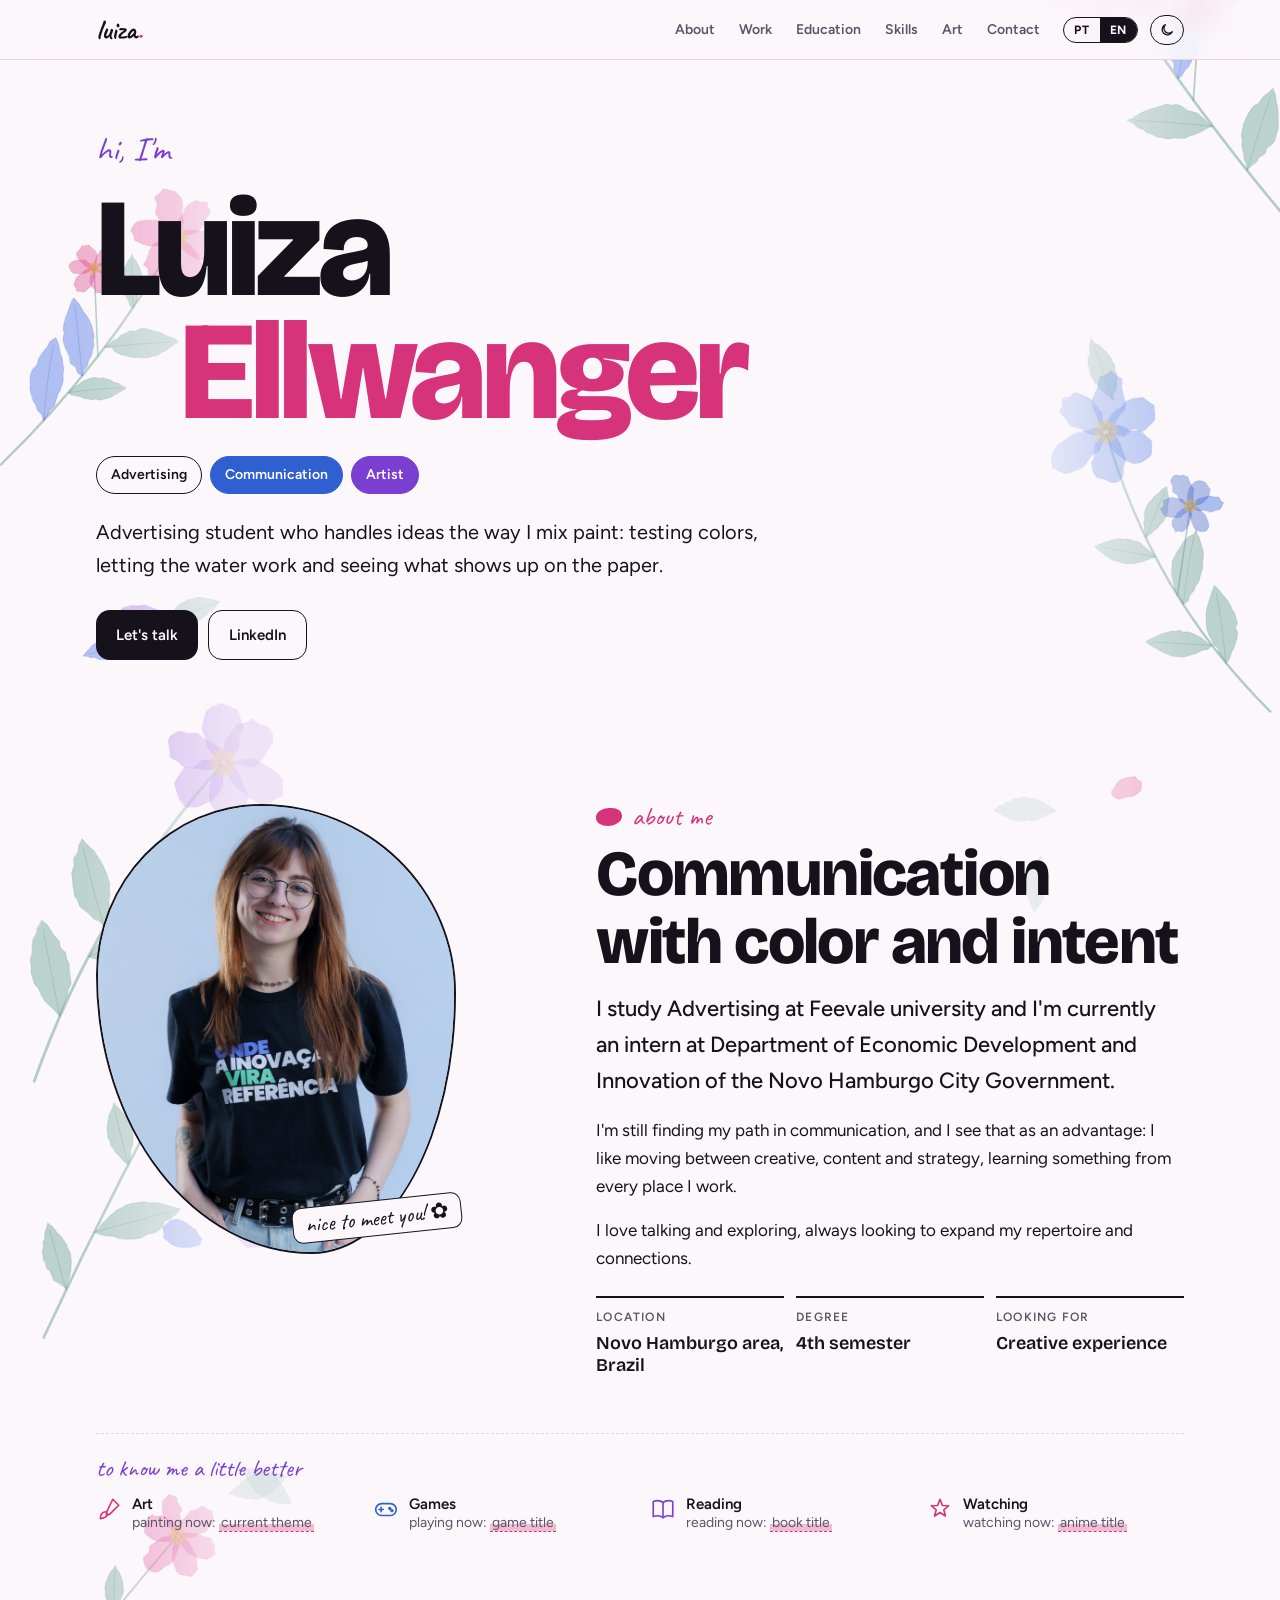
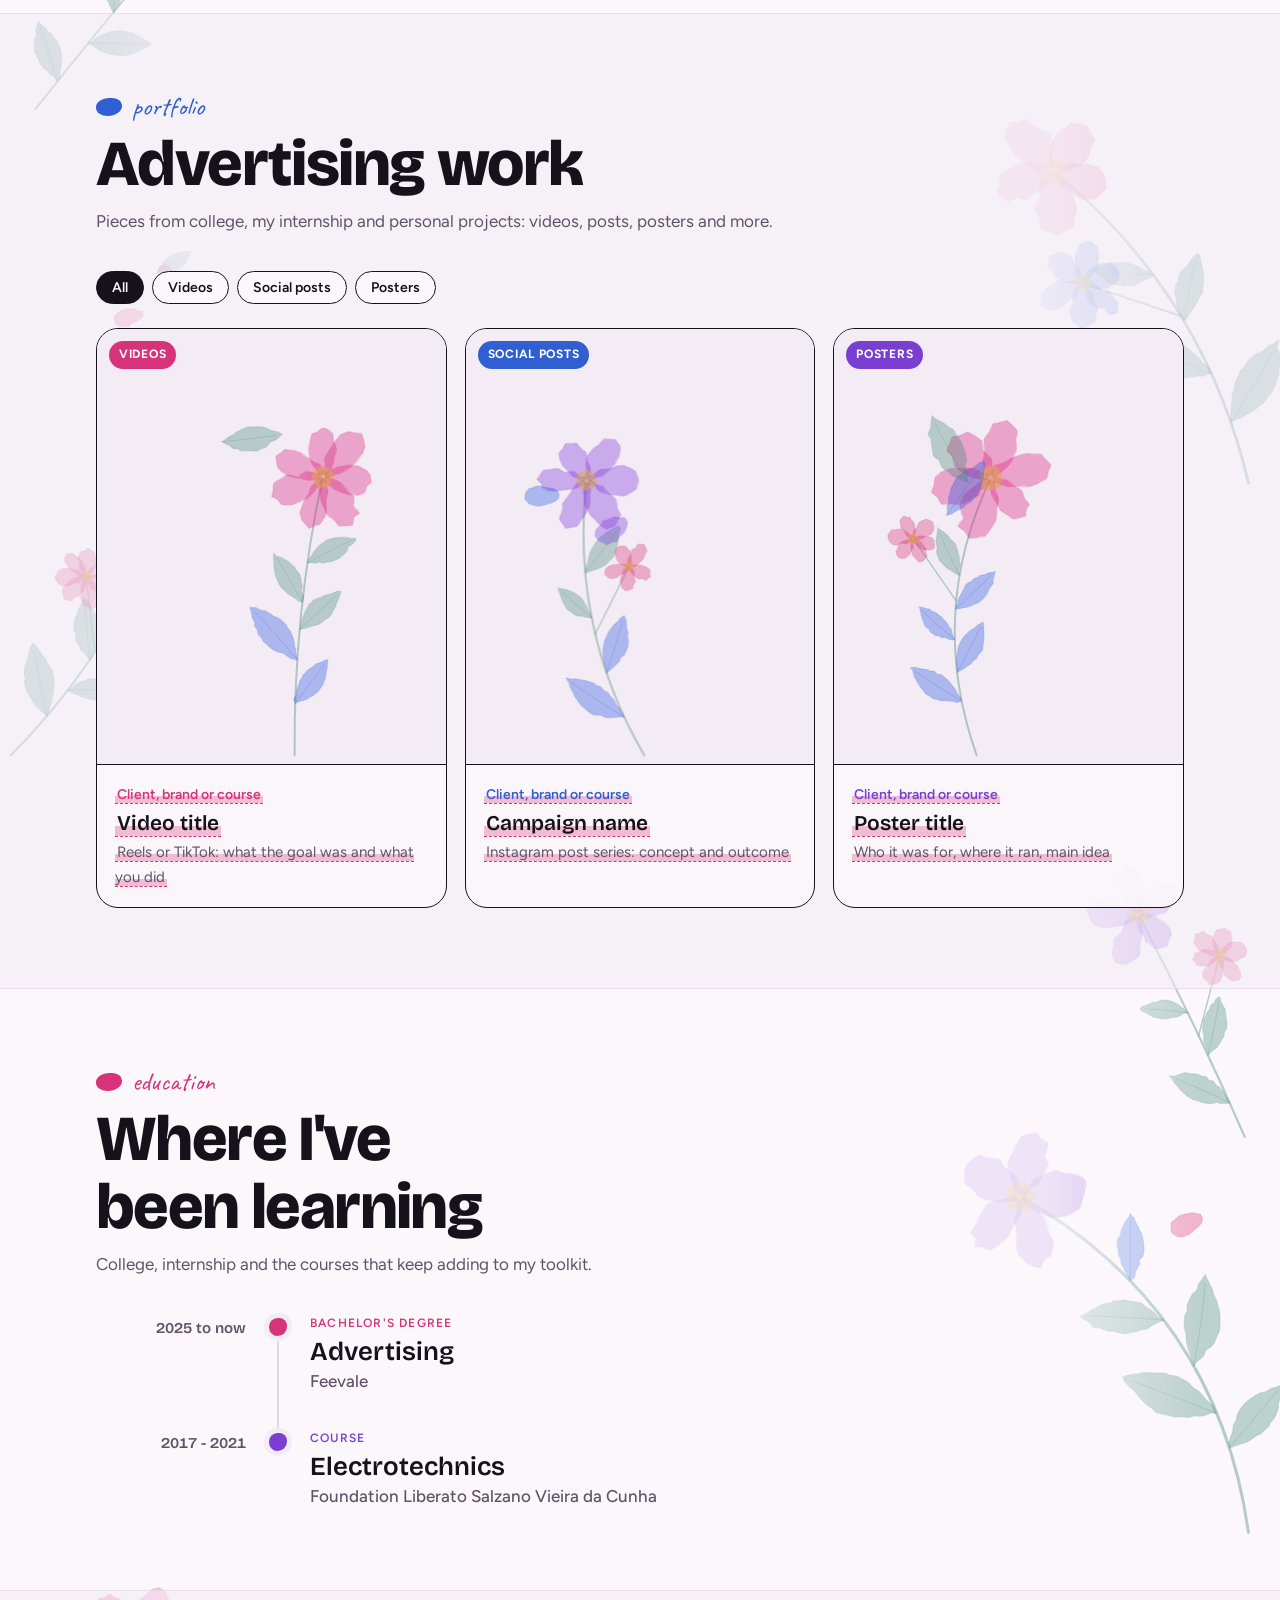
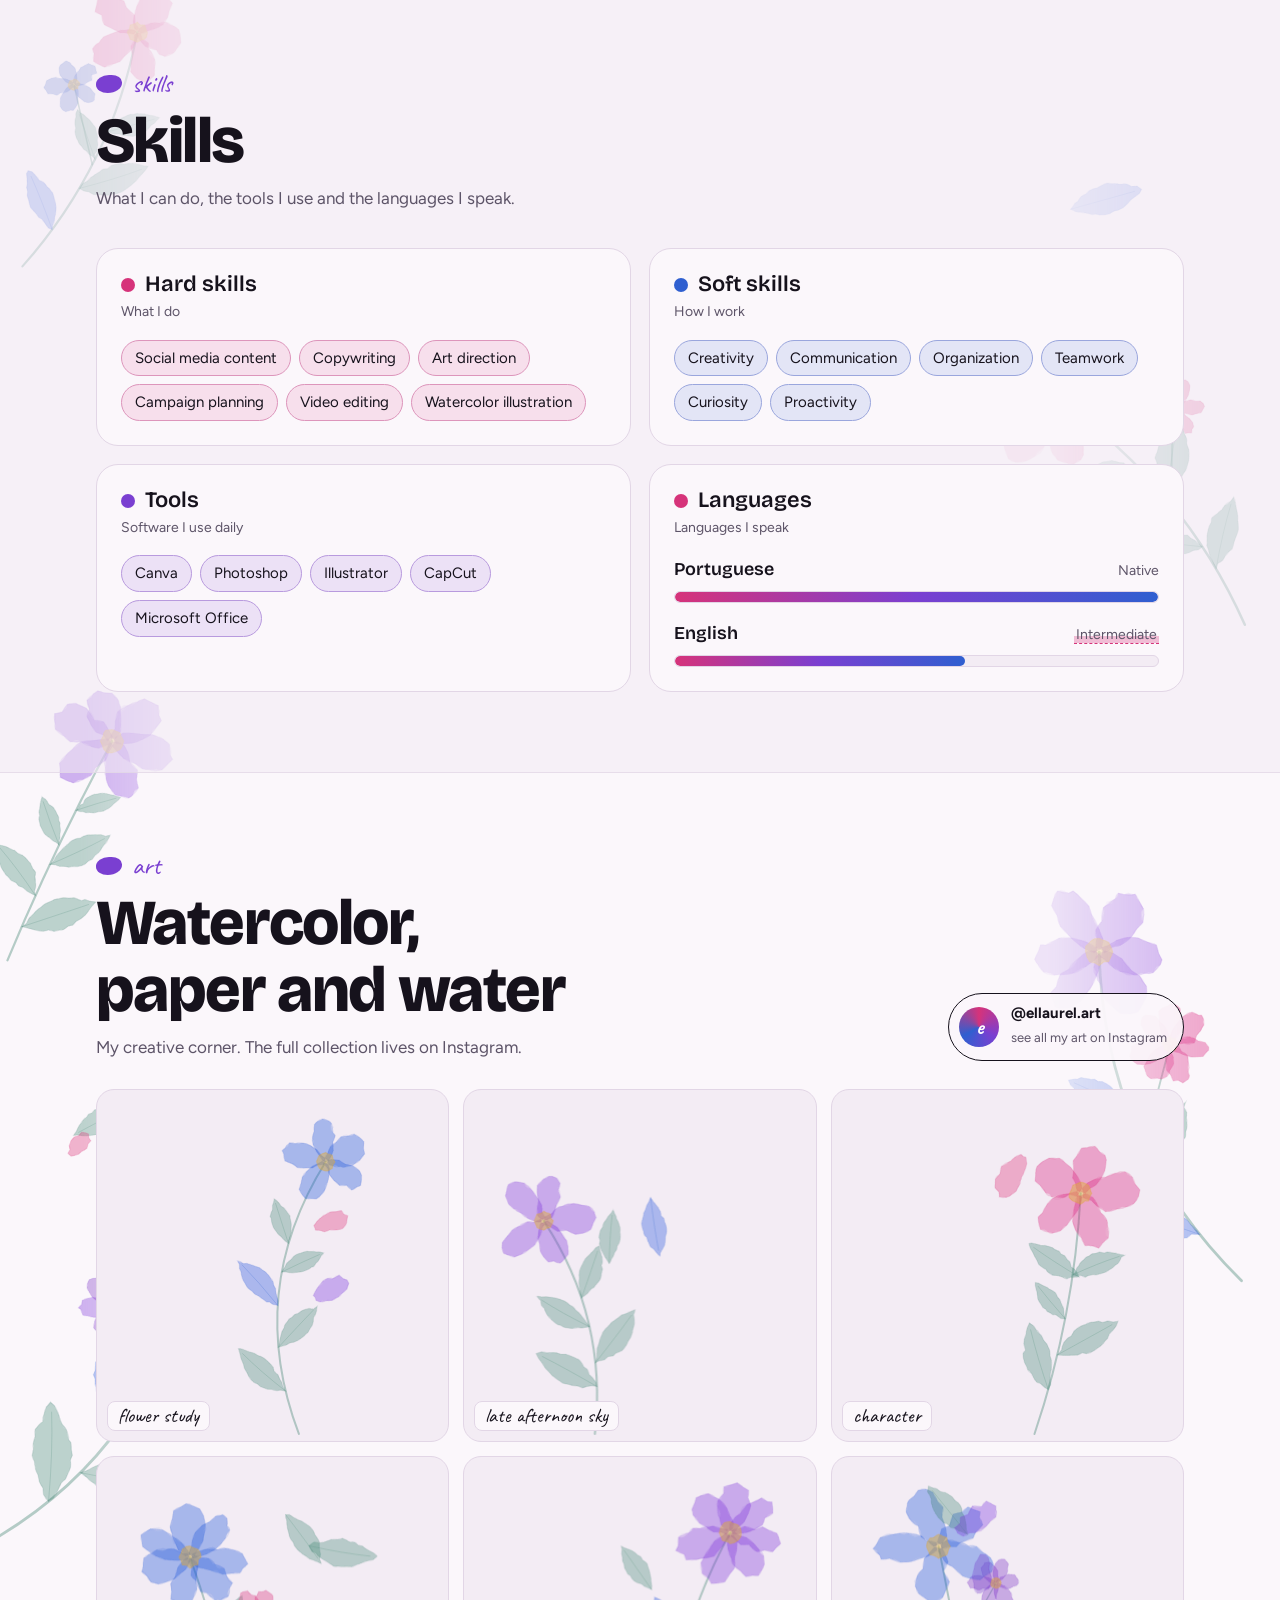
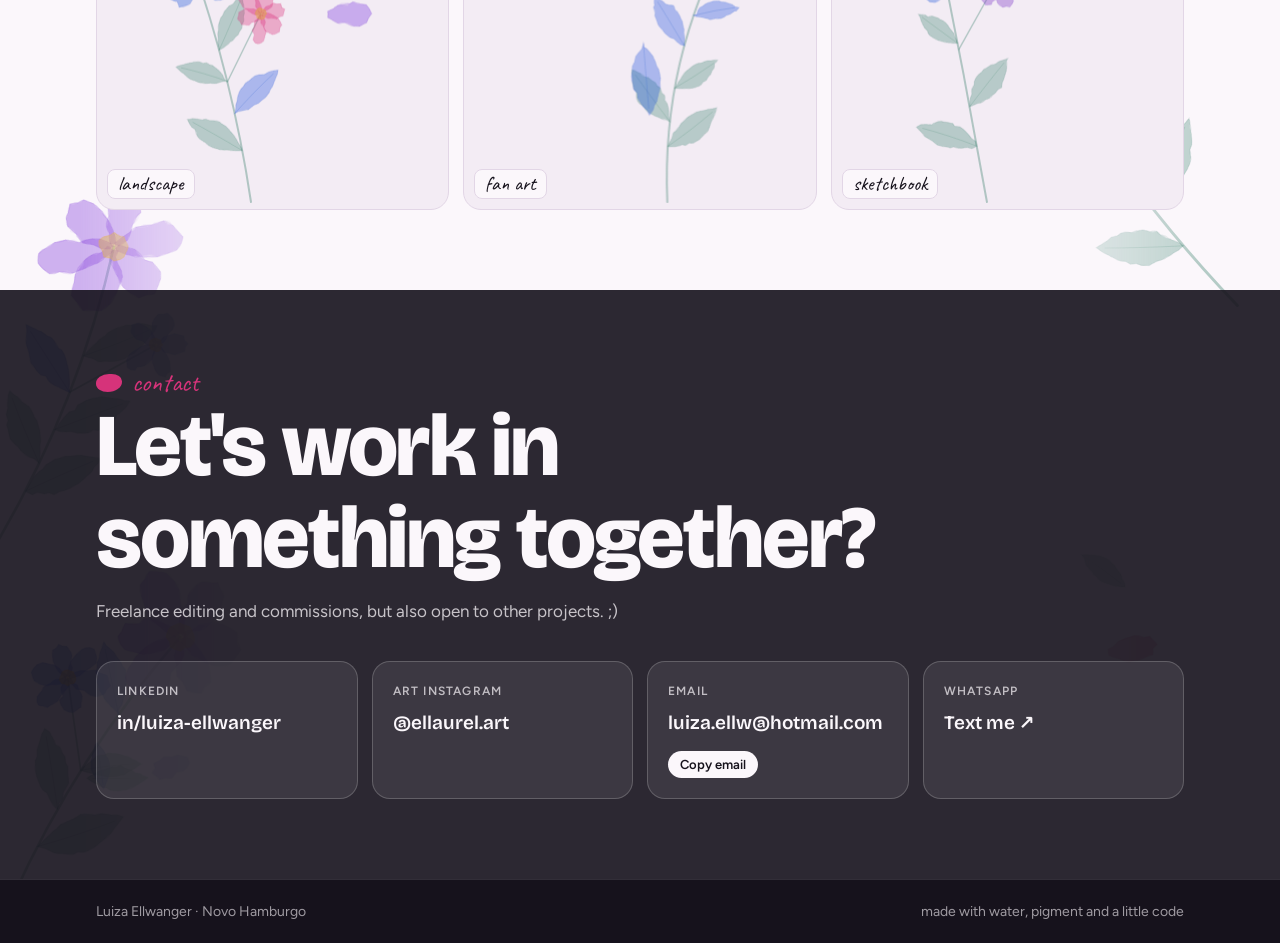
<file: index.html>
<!doctype html>
<html lang="pt-BR">
<head>
  <meta charset="utf-8">
  <meta name="viewport" content="width=device-width, initial-scale=1, viewport-fit=cover">
  <title>Luiza Ellwanger · Portfólio</title>
  <meta name="description" content="Portfólio de Luiza Ellwanger: publicidade e propaganda, aquarela e criação.">

  <link rel="preconnect" href="https://fonts.googleapis.com">
  <link rel="preconnect" href="https://fonts.gstatic.com" crossorigin>
  <link rel="stylesheet" href="https://fonts.googleapis.com/css2?family=Bricolage+Grotesque:opsz,wght@12..96,400;12..96,600;12..96,800&family=Figtree:wght@400;500;600&family=Caveat:wght@500;700&display=swap">
  <link rel="stylesheet" href="style.css">
  <script>
    // aplica o tema escolhido antes de desenhar a página (evita piscar)
    try { var t = localStorage.getItem("tema"); if (t === "light" || t === "dark") document.documentElement.setAttribute("data-theme", t); } catch (e) {}
  </script>
</head>
<body>
  <!-- O site é montado aqui a partir do conteudo.js. Para mudar textos, edite o conteudo.js. -->
  <div id="app"></div>

  <script src="conteudo.js"></script>
  <script src="script.js"></script>
</body>
</html>
</file>
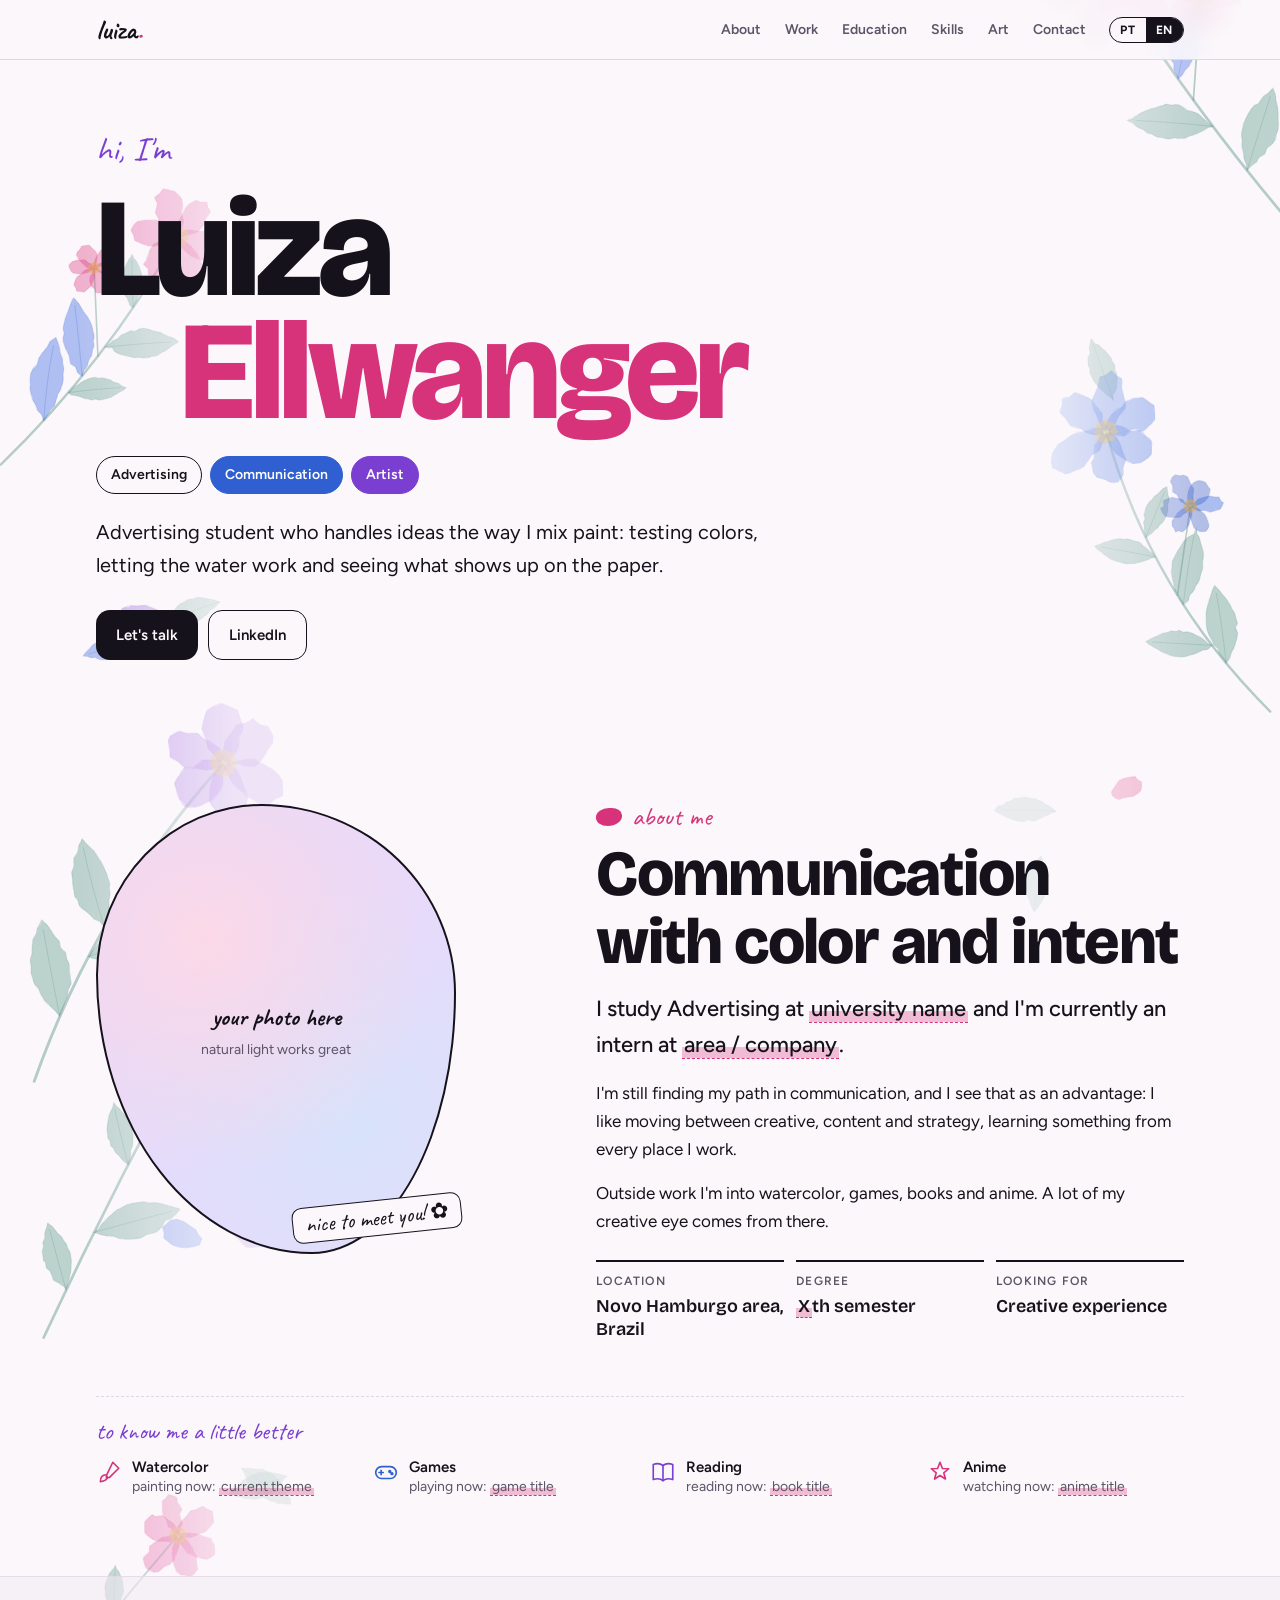
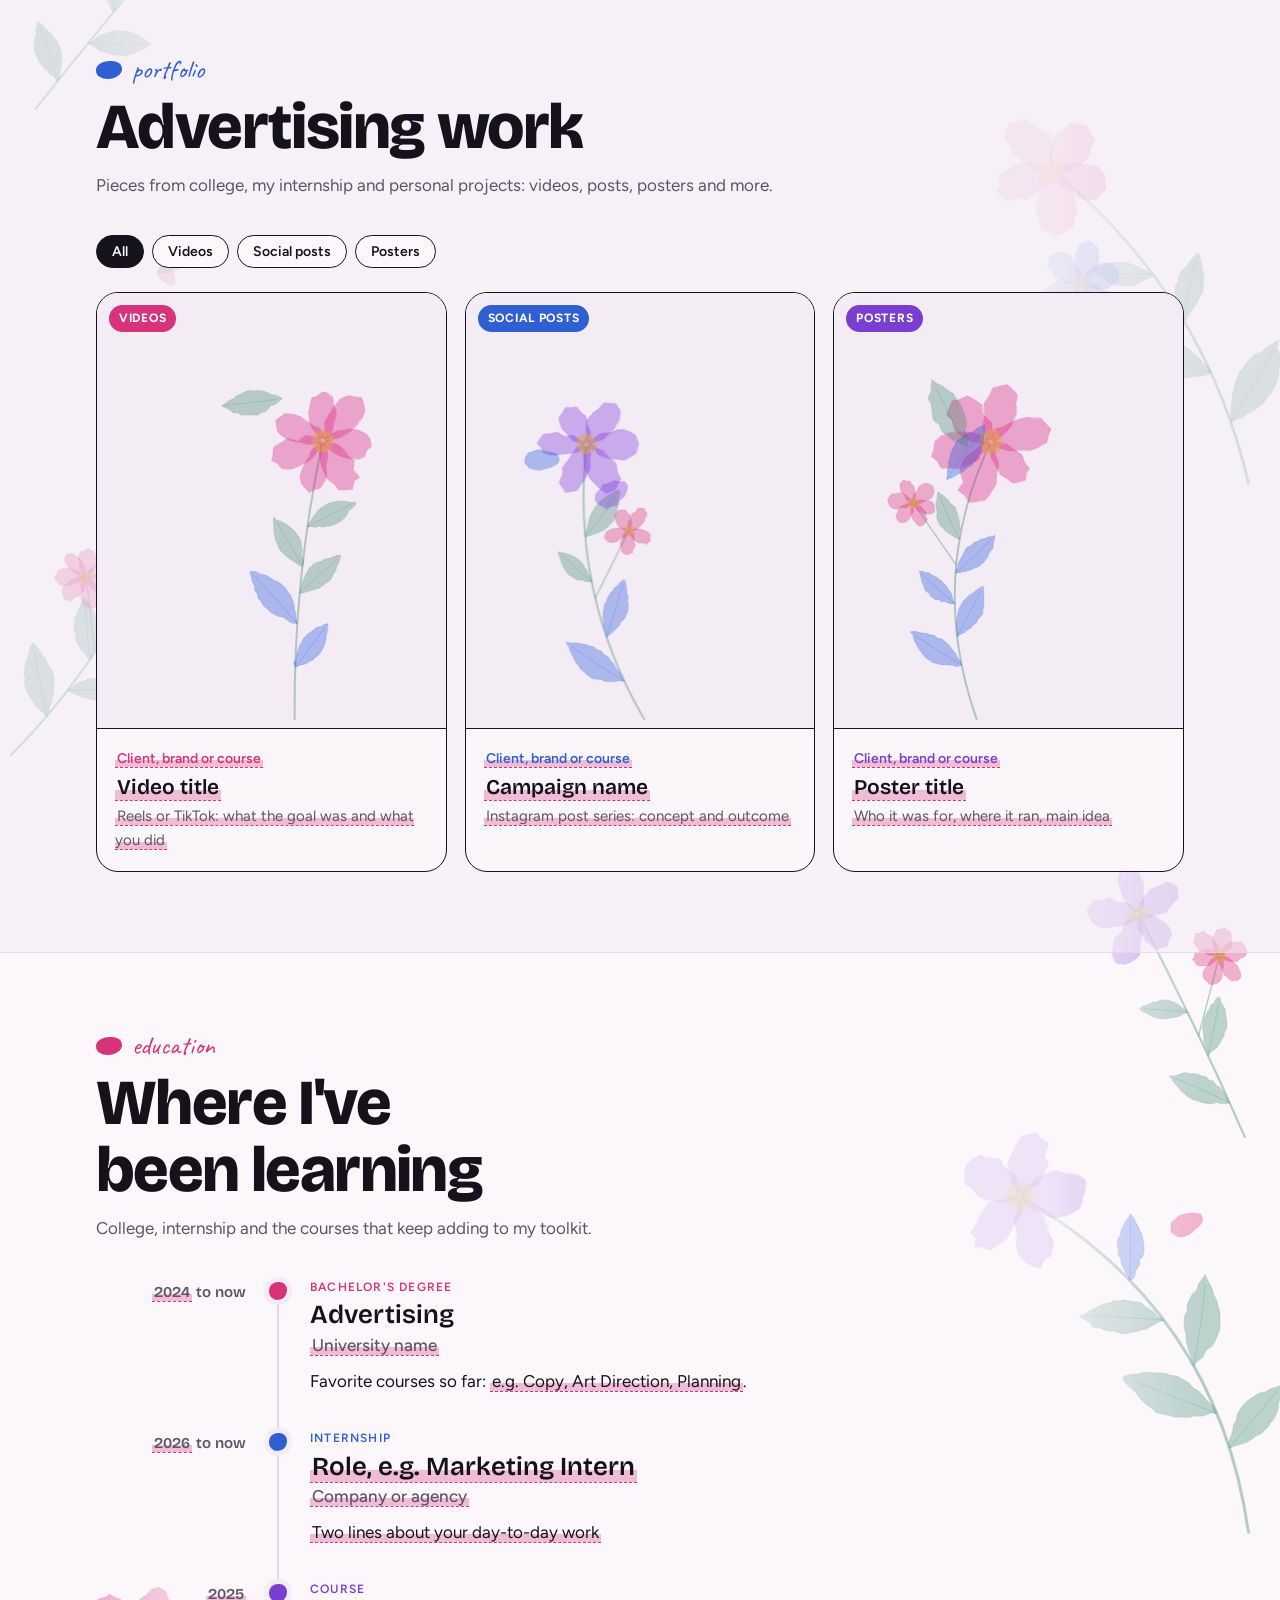
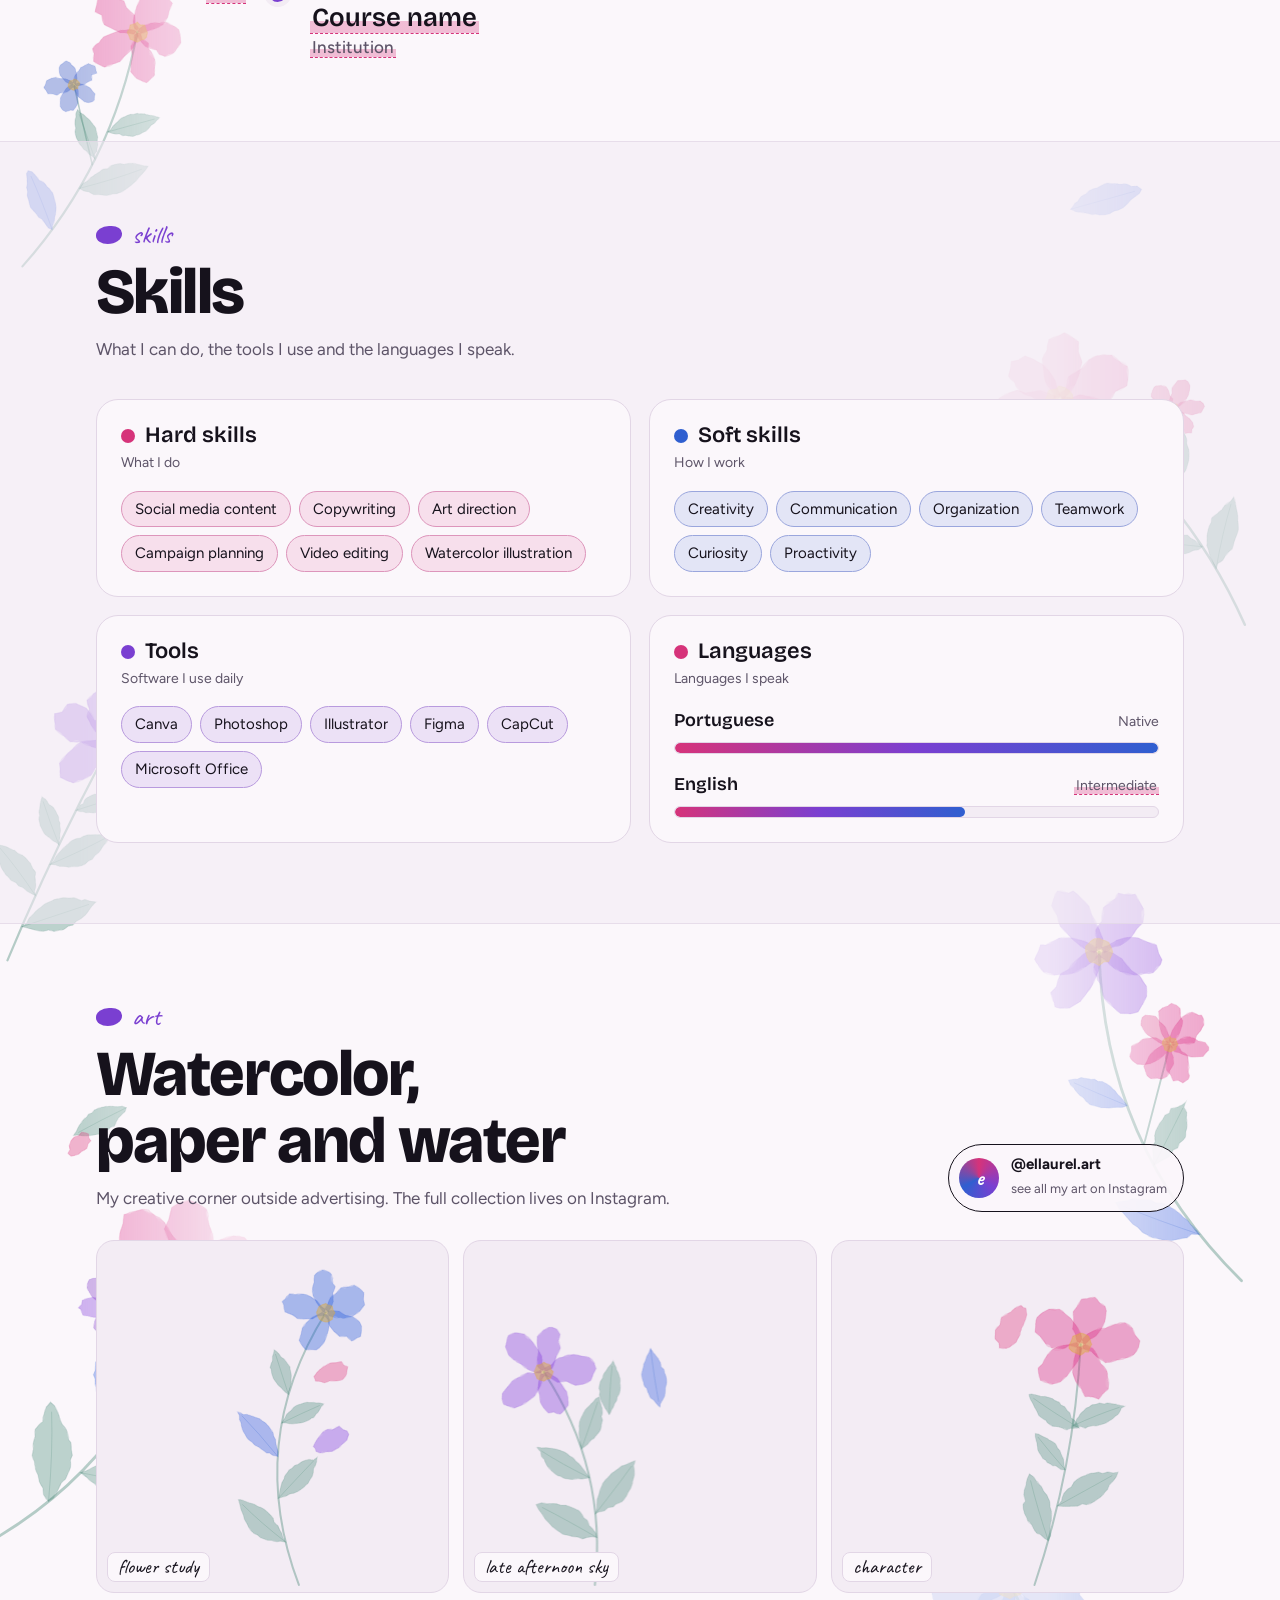
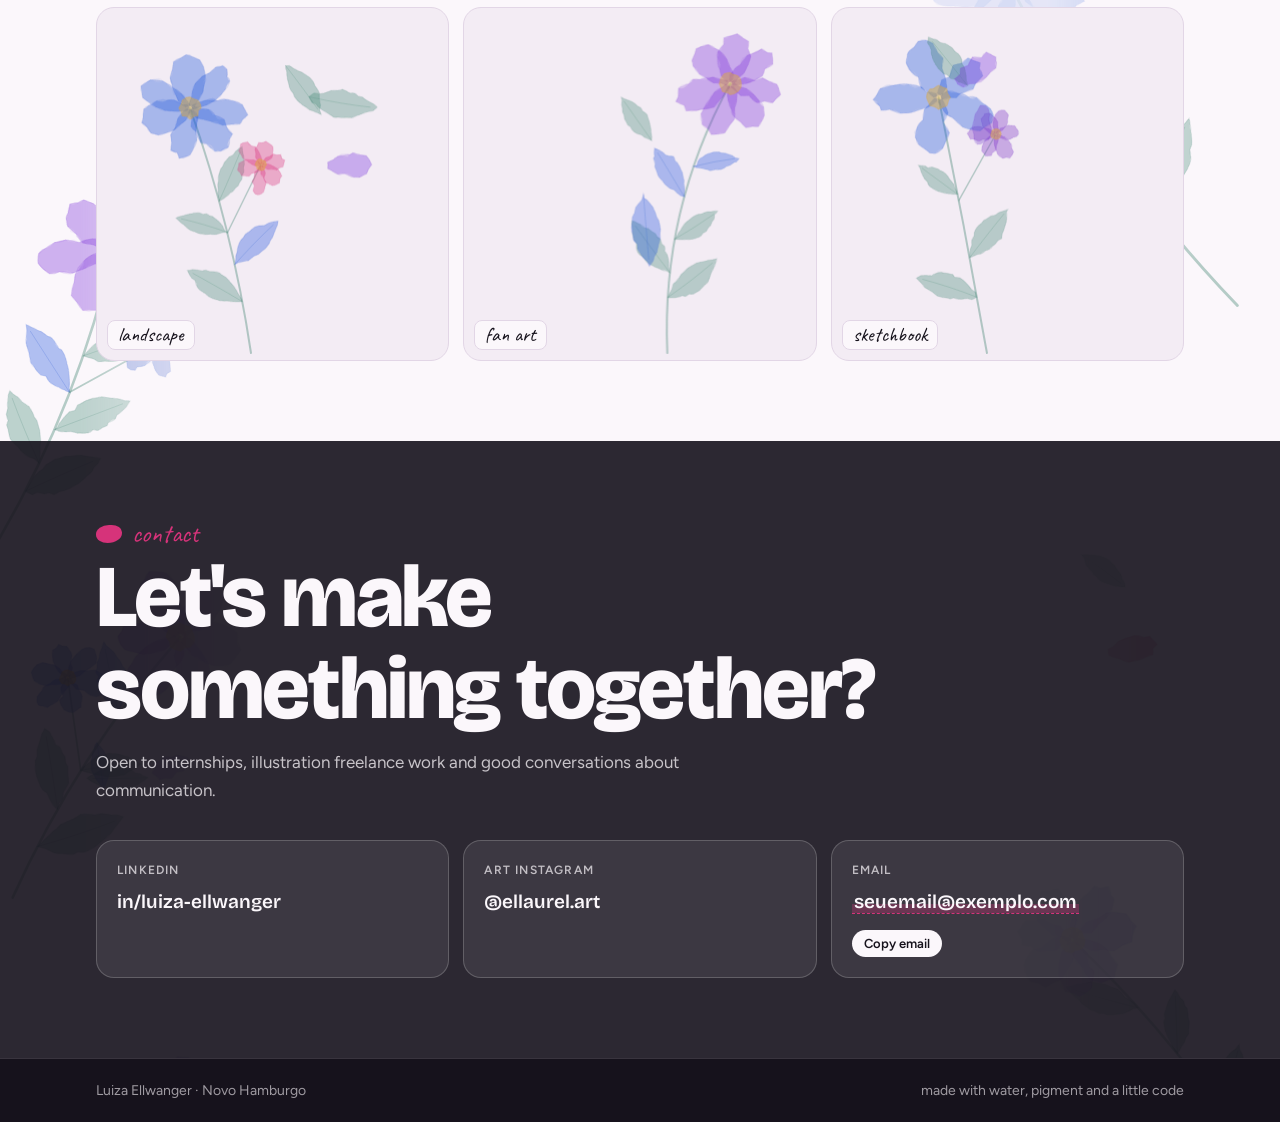
<file: Luiza Site/index.html>
<!doctype html>
<html lang="pt-BR">
<head>
  <meta charset="utf-8">
  <meta name="viewport" content="width=device-width, initial-scale=1, viewport-fit=cover">
  <title>Luiza Ellwanger · Portfólio</title>
  <meta name="description" content="Portfólio de Luiza Ellwanger: publicidade e propaganda, aquarela e criação.">

  <link rel="preconnect" href="https://fonts.googleapis.com">
  <link rel="preconnect" href="https://fonts.gstatic.com" crossorigin>
  <link rel="stylesheet" href="https://fonts.googleapis.com/css2?family=Bricolage+Grotesque:opsz,wght@12..96,400;12..96,600;12..96,800&family=Figtree:wght@400;500;600&family=Caveat:wght@500;700&display=swap">
  <link rel="stylesheet" href="style.css">
</head>
<body>
  <!-- O site é montado aqui a partir do conteudo.js. Para mudar textos, edite o conteudo.js. -->
  <div id="app"></div>

  <script src="conteudo.js"></script>
  <script src="script.js"></script>
</body>
</html>
</file>
<file: style.css>
/* =====================================================================
   ESTILO DO SITE
   As cores ficam logo abaixo, em :root (tema claro) e nos blocos
   seguintes (tema escuro). Para trocar uma cor do site inteiro, mude
   o valor dela nos dois lugares.
   ===================================================================== */

/* Reset básico */
*{box-sizing:border-box}
body{margin:0}
img{max-width:100%}
[hidden]{display:none!important}
:root{padding-top:env(safe-area-inset-top,0px);padding-bottom:env(safe-area-inset-bottom,0px)}

/* Layout: caderno de aquarela. Hero com manchas de tinta geradas em canvas, seções como páginas do caderno, cada uma com um pigmento da paleta */
:root{
  --paper:#fbf7fb;--paper-2:#f3ecf4;--ink:#16121c;--muted:#5d5468;--line:#e2d6e6;
  --rosa:#d6337a;--azul:#2f5fd0;--roxo:#7a3fd1;
  --rosa-soft:#fbd8e7;--azul-soft:#d8e3fb;--roxo-soft:#e6dafb;--chip-ink:#ffffff;--ok:#1f8a5b;--folha:#4c8a78;--miolo:#e0a93b;--noite:#16121c;--noite-fg:#fbf7fb;
  --display:"Bricolage Grotesque","Trebuchet MS",system-ui,sans-serif;
  --body:"Figtree",system-ui,-apple-system,"Segoe UI",sans-serif;
  --hand:"Caveat","Segoe Print","Comic Sans MS",cursive;
  color-scheme:light;
}
@media (prefers-color-scheme:dark){:root:not([data-theme="light"]){
  --paper:#0e0b13;--paper-2:#17121f;--ink:#f6eff8;--muted:#b3a7bf;--line:#2e2539;
  --rosa:#ff6fa8;--azul:#7aa2ff;--roxo:#b28cff;--rosa-soft:#3a1528;--azul-soft:#152240;--roxo-soft:#25173f;--chip-ink:#0e0b13;--ok:#5fd39a;--folha:#6cb59d;--miolo:#f0c25a;--noite:#1e1629;--noite-fg:#f6eff8;color-scheme:dark}}
:root[data-theme="dark"]{
  --paper:#0e0b13;--paper-2:#17121f;--ink:#f6eff8;--muted:#b3a7bf;--line:#2e2539;
  --rosa:#ff6fa8;--azul:#7aa2ff;--roxo:#b28cff;--rosa-soft:#3a1528;--azul-soft:#152240;--roxo-soft:#25173f;--chip-ink:#0e0b13;--ok:#5fd39a;--folha:#6cb59d;--miolo:#f0c25a;--noite:#1e1629;--noite-fg:#f6eff8;color-scheme:dark}

*{box-sizing:border-box}
html{scroll-behavior:smooth}
@media (prefers-reduced-motion:reduce){html{scroll-behavior:auto}*{animation:none!important;transition:none!important}}
body{background:var(--paper);color:var(--ink);font-family:var(--body);font-size:17px;line-height:1.65;overflow-x:hidden}
body::before{content:"";position:fixed;inset:0 0 auto;height:env(safe-area-inset-top,0px);z-index:40;background:var(--paper)}
a{color:inherit}
a:focus-visible,button:focus-visible,select:focus-visible,input:focus-visible{outline:3px solid var(--azul);outline-offset:3px;border-radius:8px}
h1,h2,h3{font-family:var(--display);text-wrap:balance;margin:0;line-height:1.05}
p{margin:0}
.wrap{max-width:1120px;margin:0 auto;padding-left:max(16px,env(safe-area-inset-left,0px));padding-right:max(16px,env(safe-area-inset-right,0px))}
.fill{background:linear-gradient(transparent 60%,color-mix(in srgb,var(--rosa) 30%,transparent) 60%);border-bottom:1.5px dashed var(--rosa);padding:0 2px}

/* NAV */
.nav{position:sticky;top:env(safe-area-inset-top,0px);z-index:30;background:color-mix(in srgb,var(--paper) 88%,transparent);backdrop-filter:blur(10px);border-bottom:1px solid var(--line)}
.nav .wrap{display:flex;align-items:center;gap:12px;padding-block:12px}
.logo{font-family:var(--hand);font-weight:700;font-size:28px;line-height:1;text-decoration:none;color:var(--ink);flex:0 0 auto}
.logo span{color:var(--rosa)}
.links{display:flex;gap:2px;margin-left:auto;overflow-x:auto;scrollbar-width:none;min-width:0}
.links::-webkit-scrollbar{display:none}
.links a{flex:0 0 auto;text-decoration:none;font-size:14px;font-weight:600;color:var(--muted);padding:6px 11px;border-radius:999px}
.links a:hover{color:var(--ink);background:var(--paper-2)}
.lang{flex:0 0 auto;display:flex;border:1.5px solid var(--ink);border-radius:999px;overflow:hidden}
.lang button{font:700 12px var(--body);letter-spacing:.06em;padding:5px 10px;border:0;background:transparent;color:var(--ink);cursor:pointer}
.lang button[aria-pressed="true"]{background:var(--ink);color:var(--paper)}

/* HERO */
.hero{position:relative;overflow:hidden;padding-block:72px 64px;isolation:isolate}
.wash{position:absolute;inset:0;width:100%;height:100%;z-index:-1;opacity:.9;pointer-events:none}
.hero .wrap{display:grid;gap:22px}
.hello{font-family:var(--hand);font-size:clamp(26px,3.4vw,34px);color:var(--roxo);line-height:1}
.hero h1{font-weight:800;font-size:clamp(54px,11vw,140px);letter-spacing:-.035em;line-height:.88}
.hero h1 .l2{display:block;padding-left:.6em;color:var(--rosa)}
.roles{display:flex;flex-wrap:wrap;gap:8px}
.roles span{font-weight:600;font-size:14px;padding:6px 14px;border-radius:999px;background:var(--paper);border:1.5px solid var(--ink)}
.roles span:nth-child(3n+2){background:var(--azul);border-color:var(--azul);color:var(--chip-ink)}
.roles span:nth-child(3n){background:var(--roxo);border-color:var(--roxo);color:var(--chip-ink)}
.lede{max-width:52ch;font-size:clamp(17px,2vw,20px)}
.ctas{display:flex;flex-wrap:wrap;gap:10px;margin-top:6px}
.btn{display:inline-flex;align-items:center;gap:8px;text-decoration:none;font-weight:600;font-size:15px;padding:12px 20px;border-radius:14px;background:var(--ink);color:var(--paper);transition:transform .15s;border:0;cursor:pointer;font-family:var(--body)}
.btn:hover{transform:translateY(-2px)}
.btn.alt{background:var(--paper);color:var(--ink);border:1.5px solid var(--ink)}

/* SECTIONS */
section{padding-block:80px}
.band{background:var(--paper-2);border-block:1px solid var(--line)}
.head{display:grid;gap:10px;margin-bottom:36px;max-width:62ch}
.tag{font-family:var(--hand);font-size:26px;line-height:1;display:inline-flex;align-items:center;gap:10px}
.tag i{width:26px;height:18px;border-radius:50% 40% 55% 45%;display:inline-block}
.t-rosa{color:var(--rosa)} .t-rosa i{background:var(--rosa)}
.t-azul{color:var(--azul)} .t-azul i{background:var(--azul)}
.t-roxo{color:var(--roxo)} .t-roxo i{background:var(--roxo)}
h2{font-weight:800;font-size:clamp(36px,5.5vw,64px);letter-spacing:-.025em}
.sub{color:var(--muted)}

/* SOBRE */
.about{display:grid;grid-template-columns:minmax(0,1fr) minmax(0,1.3fr);gap:48px;align-items:start}
.photo{position:relative;max-width:360px;width:100%}
.frame{position:relative;aspect-ratio:4/5;max-width:100%;overflow:hidden;border-radius:46% 54% 40% 60% / 38% 42% 58% 62%;border:2px solid var(--ink);
  background:radial-gradient(circle at 30% 30%,var(--rosa-soft),transparent 60%),radial-gradient(circle at 70% 70%,var(--azul-soft),transparent 60%),var(--roxo-soft);
  display:grid;place-content:center;text-align:center;color:var(--muted);font-size:14px}
.frame img{position:absolute;inset:0;width:100%;height:100%;object-fit:cover}
.frame b{font-family:var(--hand);font-size:24px;color:var(--ink);display:block}
.photo .note{position:absolute;right:-6px;bottom:18px;transform:rotate(-6deg);font-family:var(--hand);font-size:22px;background:var(--paper);border:1.5px solid var(--ink);padding:4px 12px;border-radius:10px;line-height:1.2}
.about .txt{display:grid;gap:16px;min-width:0}
.about .txt .first{font-size:clamp(19px,2.2vw,22px);font-weight:500}
.facts{display:grid;grid-template-columns:repeat(3,minmax(0,1fr));gap:12px;margin-top:8px}
.facts>div{border-top:2px solid var(--ink);padding-top:10px;min-width:0}
.facts small{display:block;font-size:12px;text-transform:uppercase;letter-spacing:.1em;color:var(--muted);font-weight:600}
.facts b{font-family:var(--display);font-size:18px;font-weight:600;line-height:1.25;display:block;margin-top:4px}

/* PROJETOS */
.filters{display:flex;flex-wrap:wrap;gap:8px;margin-bottom:24px}
.filters button{font:600 14px var(--body);padding:7px 15px;border-radius:999px;border:1.5px solid var(--ink);background:var(--paper);color:var(--ink);cursor:pointer}
.filters button[aria-pressed="true"]{background:var(--ink);color:var(--paper)}
.projs{display:grid;grid-template-columns:repeat(3,minmax(0,1fr));gap:18px}
.proj{display:flex;flex-direction:column;border-radius:22px;overflow:hidden;background:var(--paper);border:1.5px solid var(--ink);min-width:0}
.media{position:relative;aspect-ratio:4/5;max-width:100%;background:var(--paper-2);border-bottom:1.5px solid var(--ink);overflow:hidden}
.media img,.media video,.media canvas{position:absolute;inset:0;width:100%;height:100%;object-fit:cover;display:block}
.media .cat{position:absolute;left:12px;top:12px;font-size:12px;font-weight:700;letter-spacing:.06em;text-transform:uppercase;padding:4px 10px;border-radius:999px;color:var(--chip-ink);background:var(--c)}
.media .play{position:absolute;inset:auto 12px 12px auto;width:42px;height:42px;border-radius:50%;background:var(--paper);display:grid;place-content:center;border:1.5px solid var(--ink)}
.pbody{padding:18px;display:flex;flex-direction:column;gap:6px;flex:1;min-width:0}
.pbody h3{font-size:21px;font-weight:600}
.pbody .client{font-size:14px;font-weight:600;color:var(--c)}
.pbody p{font-size:15px;color:var(--muted)}
.more{margin-top:auto;padding-top:8px;font-weight:600;font-size:14px;text-decoration:none;color:var(--ink)}
.more:hover{text-decoration:underline}

/* FORMAÇÃO */
.item{display:grid;grid-template-columns:150px 28px minmax(0,1fr);gap:18px;padding-bottom:34px}
.item:last-child{padding-bottom:0}
.when{font-family:var(--display);font-weight:600;font-size:15px;color:var(--muted);text-align:right;padding-top:2px;font-variant-numeric:tabular-nums}
.dot{position:relative;display:flex;justify-content:center}
.dot::before{content:"";position:absolute;top:10px;bottom:-34px;width:2px;background:var(--line)}
.item:last-child .dot::before{display:none}
.dot i{position:relative;width:18px;height:18px;margin-top:4px;border-radius:50% 45% 55% 50%;background:var(--c);box-shadow:0 0 0 5px var(--paper-2)}
.what{min-width:0}
.what .kind{font-size:12px;font-weight:600;text-transform:uppercase;letter-spacing:.1em;color:var(--c)}
.what h3{font-size:clamp(21px,2.5vw,26px);font-weight:600;margin-top:4px}
.what .org{font-weight:500;color:var(--muted);margin-top:2px}
.what p{margin-top:8px;max-width:62ch}

/* HABILIDADES */
.skills{display:grid;grid-template-columns:repeat(2,minmax(0,1fr));gap:18px}
.box{background:var(--paper);border:1px solid var(--line);border-radius:22px;padding:24px;min-width:0}
.band .box{background:var(--paper)}
.box h3{font-size:22px;font-weight:600;display:flex;align-items:center;gap:10px}
.box h3 i{width:14px;height:14px;border-radius:50%;background:var(--c)}
.box .boxsub{font-size:14px;color:var(--muted);margin-top:4px}
.chips{display:flex;flex-wrap:wrap;gap:8px;margin-top:16px}
.chips>span{display:inline-flex;align-items:center;gap:6px;font-size:15px;padding:5px 13px;border-radius:999px;background:color-mix(in srgb,var(--c) 12%,var(--paper));border:1px solid color-mix(in srgb,var(--c) 40%,var(--line))}
.langs{display:grid;gap:16px;margin-top:16px}
.lg{display:grid;gap:6px}
.lg .top{display:flex;justify-content:space-between;gap:12px;align-items:baseline}
.lg .top b{font-family:var(--display);font-weight:600;font-size:18px}
.lg .top span{font-size:14px;color:var(--muted)}
.bar{height:12px;border-radius:999px;background:var(--paper-2);border:1px solid var(--line);overflow:hidden}
.bar i{display:block;height:100%;border-radius:999px;background:linear-gradient(90deg,var(--rosa),var(--roxo),var(--azul))}

/* ARTES */
.art-top{display:flex;flex-wrap:wrap;justify-content:space-between;align-items:end;gap:20px;margin-bottom:28px}
.art-top .head{margin-bottom:0}
.ig{display:inline-flex;align-items:center;gap:12px;text-decoration:none;padding:10px 16px 10px 10px;border-radius:999px;border:1.5px solid var(--ink);background:var(--paper)}
.ig .av{width:40px;height:40px;border-radius:50%;background:conic-gradient(var(--rosa),var(--roxo),var(--azul),var(--rosa));display:grid;place-content:center;color:#fff;font-family:var(--hand);font-weight:700;font-size:22px}
.ig b{display:block;font-size:15px;line-height:1.2}
.ig small{color:var(--muted);font-size:13px}
.gallery{display:grid;grid-template-columns:repeat(3,minmax(0,1fr));gap:14px}
.post{position:relative;aspect-ratio:1;max-width:100%;border-radius:18px;overflow:hidden;border:1px solid var(--line);display:block;text-decoration:none;background:var(--paper-2)}
.post canvas,.post img{position:absolute;inset:0;width:100%;height:100%;object-fit:cover;display:block;transition:transform .5s}
a.post:hover canvas,a.post:hover img{transform:scale(1.05)}
.post .cap{position:absolute;left:10px;bottom:10px;max-width:calc(100% - 20px);font-family:var(--hand);font-size:20px;line-height:1.1;background:var(--paper);color:var(--ink);padding:3px 10px;border-radius:8px;border:1px solid var(--line)}

/* HOBBIES */
.likes{display:grid;grid-template-columns:repeat(4,minmax(0,1fr));gap:14px}
.like{border-radius:22px;padding:22px;min-width:0;display:flex;flex-direction:column;gap:10px;border:1.5px solid var(--ink);background:var(--bg-l)}
.like svg{width:44px;height:44px}
.like h3{font-size:22px;font-weight:600}
.like p{font-size:15px;color:var(--muted)}
.like .now{margin-top:auto;padding-top:12px;border-top:1px dashed color-mix(in srgb,var(--ink) 35%,transparent);font-size:14px}
.like .now small{display:block;font-family:var(--hand);font-size:19px;color:var(--c);line-height:1}

/* CONTATO */
.contact{background:var(--ink);color:var(--paper);position:relative;overflow:hidden;isolation:isolate}
.contact .wash{opacity:.55}
.contact h2{font-size:clamp(40px,7vw,88px)}
.contact .sub{color:color-mix(in srgb,var(--paper) 75%,transparent);margin-top:12px;max-width:60ch}
.cards{display:grid;grid-template-columns:repeat(auto-fit,minmax(210px,1fr));gap:14px;margin-top:36px}
.card{display:flex;flex-direction:column;gap:6px;padding:20px;border-radius:18px;background:color-mix(in srgb,var(--paper) 8%,transparent);border:1px solid color-mix(in srgb,var(--paper) 20%,transparent);text-decoration:none;color:var(--paper);min-width:0}
a.card:hover{background:color-mix(in srgb,var(--paper) 14%,transparent)}
.card small{font-size:12px;text-transform:uppercase;letter-spacing:.1em;opacity:.7;font-weight:600}
.card b{font-family:var(--display);font-size:19px;font-weight:600;overflow-wrap:anywhere}
.card .copy{align-self:start;margin-top:6px;font:600 13px var(--body);padding:6px 12px;border-radius:999px;border:0;background:var(--paper);color:var(--ink);cursor:pointer}
footer{background:var(--ink);color:color-mix(in srgb,var(--paper) 60%,transparent);font-size:14px;border-top:1px solid color-mix(in srgb,var(--paper) 15%,transparent)}
footer .wrap{padding-block:20px;display:flex;flex-wrap:wrap;justify-content:space-between;gap:8px}

@media (max-width:960px){.projs{grid-template-columns:repeat(2,minmax(0,1fr))}.likes{grid-template-columns:repeat(2,minmax(0,1fr))}}
@media (max-width:760px){
  .about{grid-template-columns:1fr;gap:32px}.photo{justify-self:center}
  .cards,.skills{grid-template-columns:1fr}
  .gallery{grid-template-columns:repeat(2,minmax(0,1fr))}
  .item{grid-template-columns:22px minmax(0,1fr);gap:14px}
  .when{grid-column:2;text-align:left;order:-1;padding:0}
  .dot{grid-row:1 / span 2;grid-column:1}
  .what{grid-column:2}
  section{padding-block:60px}
}
@media (max-width:520px){
  .projs,.likes{grid-template-columns:1fr}
  .facts{grid-template-columns:1fr 1fr}
  .hero h1 .l2{padding-left:.3em}
  .logo{display:none}
}

/* =====================================================================
   FUNDO DE AQUARELA (flores e folhas pintadas pelo script.js)
   ===================================================================== */
#app{position:relative;isolation:isolate}
#bg{position:absolute;top:0;left:0;right:0;z-index:0;pointer-events:none;overflow:hidden}
#bg canvas{position:absolute;left:0;width:100%;display:block}
.hero,section,footer{position:relative;z-index:1}
.band{background:color-mix(in srgb,var(--paper-2) 55%,transparent);border-color:color-mix(in srgb,var(--line) 70%,transparent)}
.contact{background:color-mix(in srgb,var(--ink) 90%,transparent)}
footer{background:var(--ink)}
.box,.proj,.ig{background:color-mix(in srgb,var(--paper) 92%,transparent)}

/* HOBBIES, discreto dentro do Sobre mim */
.extra{margin-top:56px;padding-top:22px;border-top:1px dashed var(--line);display:grid;gap:14px}
.extra-t{font-family:var(--hand);font-size:24px;line-height:1;color:var(--roxo)}
.extra-list{display:grid;grid-template-columns:repeat(4,minmax(0,1fr));gap:12px 20px}
.ex{display:flex;gap:10px;align-items:flex-start;min-width:0}
.ex svg{width:26px;height:26px;flex:0 0 auto;color:var(--c);margin-top:2px}
.ex div{min-width:0;display:grid;line-height:1.35}
.ex b{font-weight:600;font-size:15px}
.ex span{font-size:14px;color:var(--muted)}
@media (max-width:760px){.extra-list{grid-template-columns:repeat(2,minmax(0,1fr))}}
@media (max-width:400px){.extra-list{grid-template-columns:1fr}}

/* Faixa final (contato e rodapé): escura no tema claro, roxo bem escuro no tema escuro */
.contact,footer{--ink:var(--noite);--paper:var(--noite-fg)}
footer{border-top-color:color-mix(in srgb,var(--noite-fg) 12%,transparent)}

/* Botão de tema claro/escuro */
.tema{flex:0 0 auto;display:grid;place-content:center;width:34px;height:30px;border-radius:999px;border:1.5px solid var(--ink);background:transparent;color:var(--ink);cursor:pointer;padding:0}
.tema svg{width:16px;height:16px}
.tema:hover{background:var(--paper-2)}
</file>
<file: Luiza Site/style.css>
/* =====================================================================
   ESTILO DO SITE
   As cores ficam logo abaixo, em :root (tema claro) e nos blocos
   seguintes (tema escuro). Para trocar uma cor do site inteiro, mude
   o valor dela nos dois lugares.
   ===================================================================== */

/* Reset básico */
*{box-sizing:border-box}
body{margin:0}
img{max-width:100%}
[hidden]{display:none!important}
:root{padding-top:env(safe-area-inset-top,0px);padding-bottom:env(safe-area-inset-bottom,0px)}

/* Layout: caderno de aquarela. Hero com manchas de tinta geradas em canvas, seções como páginas do caderno, cada uma com um pigmento da paleta */
:root{
  --paper:#fbf7fb;--paper-2:#f3ecf4;--ink:#16121c;--muted:#5d5468;--line:#e2d6e6;
  --rosa:#d6337a;--azul:#2f5fd0;--roxo:#7a3fd1;
  --rosa-soft:#fbd8e7;--azul-soft:#d8e3fb;--roxo-soft:#e6dafb;--chip-ink:#ffffff;--ok:#1f8a5b;--folha:#4c8a78;--miolo:#e0a93b;
  --display:"Bricolage Grotesque","Trebuchet MS",system-ui,sans-serif;
  --body:"Figtree",system-ui,-apple-system,"Segoe UI",sans-serif;
  --hand:"Caveat","Segoe Print","Comic Sans MS",cursive;
  color-scheme:light;
}
@media (prefers-color-scheme:dark){:root:not([data-theme="light"]){
  --paper:#0e0b13;--paper-2:#17121f;--ink:#f6eff8;--muted:#b3a7bf;--line:#2e2539;
  --rosa:#ff6fa8;--azul:#7aa2ff;--roxo:#b28cff;--rosa-soft:#3a1528;--azul-soft:#152240;--roxo-soft:#25173f;--chip-ink:#0e0b13;--ok:#5fd39a;--folha:#6cb59d;--miolo:#f0c25a;color-scheme:dark}}
:root[data-theme="dark"]{
  --paper:#0e0b13;--paper-2:#17121f;--ink:#f6eff8;--muted:#b3a7bf;--line:#2e2539;
  --rosa:#ff6fa8;--azul:#7aa2ff;--roxo:#b28cff;--rosa-soft:#3a1528;--azul-soft:#152240;--roxo-soft:#25173f;--chip-ink:#0e0b13;--ok:#5fd39a;--folha:#6cb59d;--miolo:#f0c25a;color-scheme:dark}

*{box-sizing:border-box}
html{scroll-behavior:smooth}
@media (prefers-reduced-motion:reduce){html{scroll-behavior:auto}*{animation:none!important;transition:none!important}}
body{background:var(--paper);color:var(--ink);font-family:var(--body);font-size:17px;line-height:1.65;overflow-x:hidden}
body::before{content:"";position:fixed;inset:0 0 auto;height:env(safe-area-inset-top,0px);z-index:40;background:var(--paper)}
a{color:inherit}
a:focus-visible,button:focus-visible,select:focus-visible,input:focus-visible{outline:3px solid var(--azul);outline-offset:3px;border-radius:8px}
h1,h2,h3{font-family:var(--display);text-wrap:balance;margin:0;line-height:1.05}
p{margin:0}
.wrap{max-width:1120px;margin:0 auto;padding-left:max(16px,env(safe-area-inset-left,0px));padding-right:max(16px,env(safe-area-inset-right,0px))}
.fill{background:linear-gradient(transparent 60%,color-mix(in srgb,var(--rosa) 30%,transparent) 60%);border-bottom:1.5px dashed var(--rosa);padding:0 2px}

/* NAV */
.nav{position:sticky;top:env(safe-area-inset-top,0px);z-index:30;background:color-mix(in srgb,var(--paper) 88%,transparent);backdrop-filter:blur(10px);border-bottom:1px solid var(--line)}
.nav .wrap{display:flex;align-items:center;gap:12px;padding-block:12px}
.logo{font-family:var(--hand);font-weight:700;font-size:28px;line-height:1;text-decoration:none;color:var(--ink);flex:0 0 auto}
.logo span{color:var(--rosa)}
.links{display:flex;gap:2px;margin-left:auto;overflow-x:auto;scrollbar-width:none;min-width:0}
.links::-webkit-scrollbar{display:none}
.links a{flex:0 0 auto;text-decoration:none;font-size:14px;font-weight:600;color:var(--muted);padding:6px 11px;border-radius:999px}
.links a:hover{color:var(--ink);background:var(--paper-2)}
.lang{flex:0 0 auto;display:flex;border:1.5px solid var(--ink);border-radius:999px;overflow:hidden}
.lang button{font:700 12px var(--body);letter-spacing:.06em;padding:5px 10px;border:0;background:transparent;color:var(--ink);cursor:pointer}
.lang button[aria-pressed="true"]{background:var(--ink);color:var(--paper)}

/* HERO */
.hero{position:relative;overflow:hidden;padding-block:72px 64px;isolation:isolate}
.wash{position:absolute;inset:0;width:100%;height:100%;z-index:-1;opacity:.9;pointer-events:none}
.hero .wrap{display:grid;gap:22px}
.hello{font-family:var(--hand);font-size:clamp(26px,3.4vw,34px);color:var(--roxo);line-height:1}
.hero h1{font-weight:800;font-size:clamp(54px,11vw,140px);letter-spacing:-.035em;line-height:.88}
.hero h1 .l2{display:block;padding-left:.6em;color:var(--rosa)}
.roles{display:flex;flex-wrap:wrap;gap:8px}
.roles span{font-weight:600;font-size:14px;padding:6px 14px;border-radius:999px;background:var(--paper);border:1.5px solid var(--ink)}
.roles span:nth-child(3n+2){background:var(--azul);border-color:var(--azul);color:var(--chip-ink)}
.roles span:nth-child(3n){background:var(--roxo);border-color:var(--roxo);color:var(--chip-ink)}
.lede{max-width:52ch;font-size:clamp(17px,2vw,20px)}
.ctas{display:flex;flex-wrap:wrap;gap:10px;margin-top:6px}
.btn{display:inline-flex;align-items:center;gap:8px;text-decoration:none;font-weight:600;font-size:15px;padding:12px 20px;border-radius:14px;background:var(--ink);color:var(--paper);transition:transform .15s;border:0;cursor:pointer;font-family:var(--body)}
.btn:hover{transform:translateY(-2px)}
.btn.alt{background:var(--paper);color:var(--ink);border:1.5px solid var(--ink)}

/* SECTIONS */
section{padding-block:80px}
.band{background:var(--paper-2);border-block:1px solid var(--line)}
.head{display:grid;gap:10px;margin-bottom:36px;max-width:62ch}
.tag{font-family:var(--hand);font-size:26px;line-height:1;display:inline-flex;align-items:center;gap:10px}
.tag i{width:26px;height:18px;border-radius:50% 40% 55% 45%;display:inline-block}
.t-rosa{color:var(--rosa)} .t-rosa i{background:var(--rosa)}
.t-azul{color:var(--azul)} .t-azul i{background:var(--azul)}
.t-roxo{color:var(--roxo)} .t-roxo i{background:var(--roxo)}
h2{font-weight:800;font-size:clamp(36px,5.5vw,64px);letter-spacing:-.025em}
.sub{color:var(--muted)}

/* SOBRE */
.about{display:grid;grid-template-columns:minmax(0,1fr) minmax(0,1.3fr);gap:48px;align-items:start}
.photo{position:relative;max-width:360px;width:100%}
.frame{position:relative;aspect-ratio:4/5;max-width:100%;overflow:hidden;border-radius:46% 54% 40% 60% / 38% 42% 58% 62%;border:2px solid var(--ink);
  background:radial-gradient(circle at 30% 30%,var(--rosa-soft),transparent 60%),radial-gradient(circle at 70% 70%,var(--azul-soft),transparent 60%),var(--roxo-soft);
  display:grid;place-content:center;text-align:center;color:var(--muted);font-size:14px}
.frame img{position:absolute;inset:0;width:100%;height:100%;object-fit:cover}
.frame b{font-family:var(--hand);font-size:24px;color:var(--ink);display:block}
.photo .note{position:absolute;right:-6px;bottom:18px;transform:rotate(-6deg);font-family:var(--hand);font-size:22px;background:var(--paper);border:1.5px solid var(--ink);padding:4px 12px;border-radius:10px;line-height:1.2}
.about .txt{display:grid;gap:16px;min-width:0}
.about .txt .first{font-size:clamp(19px,2.2vw,22px);font-weight:500}
.facts{display:grid;grid-template-columns:repeat(3,minmax(0,1fr));gap:12px;margin-top:8px}
.facts>div{border-top:2px solid var(--ink);padding-top:10px;min-width:0}
.facts small{display:block;font-size:12px;text-transform:uppercase;letter-spacing:.1em;color:var(--muted);font-weight:600}
.facts b{font-family:var(--display);font-size:18px;font-weight:600;line-height:1.25;display:block;margin-top:4px}

/* PROJETOS */
.filters{display:flex;flex-wrap:wrap;gap:8px;margin-bottom:24px}
.filters button{font:600 14px var(--body);padding:7px 15px;border-radius:999px;border:1.5px solid var(--ink);background:var(--paper);color:var(--ink);cursor:pointer}
.filters button[aria-pressed="true"]{background:var(--ink);color:var(--paper)}
.projs{display:grid;grid-template-columns:repeat(3,minmax(0,1fr));gap:18px}
.proj{display:flex;flex-direction:column;border-radius:22px;overflow:hidden;background:var(--paper);border:1.5px solid var(--ink);min-width:0}
.media{position:relative;aspect-ratio:4/5;max-width:100%;background:var(--paper-2);border-bottom:1.5px solid var(--ink);overflow:hidden}
.media img,.media video,.media canvas{position:absolute;inset:0;width:100%;height:100%;object-fit:cover;display:block}
.media .cat{position:absolute;left:12px;top:12px;font-size:12px;font-weight:700;letter-spacing:.06em;text-transform:uppercase;padding:4px 10px;border-radius:999px;color:var(--chip-ink);background:var(--c)}
.media .play{position:absolute;inset:auto 12px 12px auto;width:42px;height:42px;border-radius:50%;background:var(--paper);display:grid;place-content:center;border:1.5px solid var(--ink)}
.pbody{padding:18px;display:flex;flex-direction:column;gap:6px;flex:1;min-width:0}
.pbody h3{font-size:21px;font-weight:600}
.pbody .client{font-size:14px;font-weight:600;color:var(--c)}
.pbody p{font-size:15px;color:var(--muted)}
.more{margin-top:auto;padding-top:8px;font-weight:600;font-size:14px;text-decoration:none;color:var(--ink)}
.more:hover{text-decoration:underline}

/* FORMAÇÃO */
.item{display:grid;grid-template-columns:150px 28px minmax(0,1fr);gap:18px;padding-bottom:34px}
.item:last-child{padding-bottom:0}
.when{font-family:var(--display);font-weight:600;font-size:15px;color:var(--muted);text-align:right;padding-top:2px;font-variant-numeric:tabular-nums}
.dot{position:relative;display:flex;justify-content:center}
.dot::before{content:"";position:absolute;top:10px;bottom:-34px;width:2px;background:var(--line)}
.item:last-child .dot::before{display:none}
.dot i{position:relative;width:18px;height:18px;margin-top:4px;border-radius:50% 45% 55% 50%;background:var(--c);box-shadow:0 0 0 5px var(--paper-2)}
.what{min-width:0}
.what .kind{font-size:12px;font-weight:600;text-transform:uppercase;letter-spacing:.1em;color:var(--c)}
.what h3{font-size:clamp(21px,2.5vw,26px);font-weight:600;margin-top:4px}
.what .org{font-weight:500;color:var(--muted);margin-top:2px}
.what p{margin-top:8px;max-width:62ch}

/* HABILIDADES */
.skills{display:grid;grid-template-columns:repeat(2,minmax(0,1fr));gap:18px}
.box{background:var(--paper);border:1px solid var(--line);border-radius:22px;padding:24px;min-width:0}
.band .box{background:var(--paper)}
.box h3{font-size:22px;font-weight:600;display:flex;align-items:center;gap:10px}
.box h3 i{width:14px;height:14px;border-radius:50%;background:var(--c)}
.box .boxsub{font-size:14px;color:var(--muted);margin-top:4px}
.chips{display:flex;flex-wrap:wrap;gap:8px;margin-top:16px}
.chips>span{display:inline-flex;align-items:center;gap:6px;font-size:15px;padding:5px 13px;border-radius:999px;background:color-mix(in srgb,var(--c) 12%,var(--paper));border:1px solid color-mix(in srgb,var(--c) 40%,var(--line))}
.langs{display:grid;gap:16px;margin-top:16px}
.lg{display:grid;gap:6px}
.lg .top{display:flex;justify-content:space-between;gap:12px;align-items:baseline}
.lg .top b{font-family:var(--display);font-weight:600;font-size:18px}
.lg .top span{font-size:14px;color:var(--muted)}
.bar{height:12px;border-radius:999px;background:var(--paper-2);border:1px solid var(--line);overflow:hidden}
.bar i{display:block;height:100%;border-radius:999px;background:linear-gradient(90deg,var(--rosa),var(--roxo),var(--azul))}

/* ARTES */
.art-top{display:flex;flex-wrap:wrap;justify-content:space-between;align-items:end;gap:20px;margin-bottom:28px}
.art-top .head{margin-bottom:0}
.ig{display:inline-flex;align-items:center;gap:12px;text-decoration:none;padding:10px 16px 10px 10px;border-radius:999px;border:1.5px solid var(--ink);background:var(--paper)}
.ig .av{width:40px;height:40px;border-radius:50%;background:conic-gradient(var(--rosa),var(--roxo),var(--azul),var(--rosa));display:grid;place-content:center;color:#fff;font-family:var(--hand);font-weight:700;font-size:22px}
.ig b{display:block;font-size:15px;line-height:1.2}
.ig small{color:var(--muted);font-size:13px}
.gallery{display:grid;grid-template-columns:repeat(3,minmax(0,1fr));gap:14px}
.post{position:relative;aspect-ratio:1;max-width:100%;border-radius:18px;overflow:hidden;border:1px solid var(--line);display:block;text-decoration:none;background:var(--paper-2)}
.post canvas,.post img{position:absolute;inset:0;width:100%;height:100%;object-fit:cover;display:block;transition:transform .5s}
a.post:hover canvas,a.post:hover img{transform:scale(1.05)}
.post .cap{position:absolute;left:10px;bottom:10px;max-width:calc(100% - 20px);font-family:var(--hand);font-size:20px;line-height:1.1;background:var(--paper);color:var(--ink);padding:3px 10px;border-radius:8px;border:1px solid var(--line)}

/* HOBBIES */
.likes{display:grid;grid-template-columns:repeat(4,minmax(0,1fr));gap:14px}
.like{border-radius:22px;padding:22px;min-width:0;display:flex;flex-direction:column;gap:10px;border:1.5px solid var(--ink);background:var(--bg-l)}
.like svg{width:44px;height:44px}
.like h3{font-size:22px;font-weight:600}
.like p{font-size:15px;color:var(--muted)}
.like .now{margin-top:auto;padding-top:12px;border-top:1px dashed color-mix(in srgb,var(--ink) 35%,transparent);font-size:14px}
.like .now small{display:block;font-family:var(--hand);font-size:19px;color:var(--c);line-height:1}

/* CONTATO */
.contact{background:var(--ink);color:var(--paper);position:relative;overflow:hidden;isolation:isolate}
.contact .wash{opacity:.55}
.contact h2{font-size:clamp(40px,7vw,88px)}
.contact .sub{color:color-mix(in srgb,var(--paper) 75%,transparent);margin-top:12px;max-width:60ch}
.cards{display:grid;grid-template-columns:repeat(3,minmax(0,1fr));gap:14px;margin-top:36px}
.card{display:flex;flex-direction:column;gap:6px;padding:20px;border-radius:18px;background:color-mix(in srgb,var(--paper) 8%,transparent);border:1px solid color-mix(in srgb,var(--paper) 20%,transparent);text-decoration:none;color:var(--paper);min-width:0}
a.card:hover{background:color-mix(in srgb,var(--paper) 14%,transparent)}
.card small{font-size:12px;text-transform:uppercase;letter-spacing:.1em;opacity:.7;font-weight:600}
.card b{font-family:var(--display);font-size:19px;font-weight:600;overflow-wrap:anywhere}
.card .copy{align-self:start;margin-top:6px;font:600 13px var(--body);padding:6px 12px;border-radius:999px;border:0;background:var(--paper);color:var(--ink);cursor:pointer}
footer{background:var(--ink);color:color-mix(in srgb,var(--paper) 60%,transparent);font-size:14px;border-top:1px solid color-mix(in srgb,var(--paper) 15%,transparent)}
footer .wrap{padding-block:20px;display:flex;flex-wrap:wrap;justify-content:space-between;gap:8px}

@media (max-width:960px){.projs{grid-template-columns:repeat(2,minmax(0,1fr))}.likes{grid-template-columns:repeat(2,minmax(0,1fr))}}
@media (max-width:760px){
  .about{grid-template-columns:1fr;gap:32px}.photo{justify-self:center}
  .cards,.skills{grid-template-columns:1fr}
  .gallery{grid-template-columns:repeat(2,minmax(0,1fr))}
  .item{grid-template-columns:22px minmax(0,1fr);gap:14px}
  .when{grid-column:2;text-align:left;order:-1;padding:0}
  .dot{grid-row:1 / span 2;grid-column:1}
  .what{grid-column:2}
  section{padding-block:60px}
}
@media (max-width:520px){
  .projs,.likes{grid-template-columns:1fr}
  .facts{grid-template-columns:1fr 1fr}
  .hero h1 .l2{padding-left:.3em}
  .logo{display:none}
}

/* =====================================================================
   FUNDO DE AQUARELA (flores e folhas pintadas pelo script.js)
   ===================================================================== */
#app{position:relative;isolation:isolate}
#bg{position:absolute;top:0;left:0;right:0;z-index:0;pointer-events:none;overflow:hidden}
#bg canvas{position:absolute;left:0;width:100%;display:block}
.hero,section,footer{position:relative;z-index:1}
.band{background:color-mix(in srgb,var(--paper-2) 55%,transparent);border-color:color-mix(in srgb,var(--line) 70%,transparent)}
.contact{background:color-mix(in srgb,var(--ink) 90%,transparent)}
footer{background:var(--ink)}
.box,.proj,.ig{background:color-mix(in srgb,var(--paper) 92%,transparent)}

/* HOBBIES, discreto dentro do Sobre mim */
.extra{margin-top:56px;padding-top:22px;border-top:1px dashed var(--line);display:grid;gap:14px}
.extra-t{font-family:var(--hand);font-size:24px;line-height:1;color:var(--roxo)}
.extra-list{display:grid;grid-template-columns:repeat(4,minmax(0,1fr));gap:12px 20px}
.ex{display:flex;gap:10px;align-items:flex-start;min-width:0}
.ex svg{width:26px;height:26px;flex:0 0 auto;color:var(--c);margin-top:2px}
.ex div{min-width:0;display:grid;line-height:1.35}
.ex b{font-weight:600;font-size:15px}
.ex span{font-size:14px;color:var(--muted)}
@media (max-width:760px){.extra-list{grid-template-columns:repeat(2,minmax(0,1fr))}}
@media (max-width:400px){.extra-list{grid-template-columns:1fr}}
</file>
